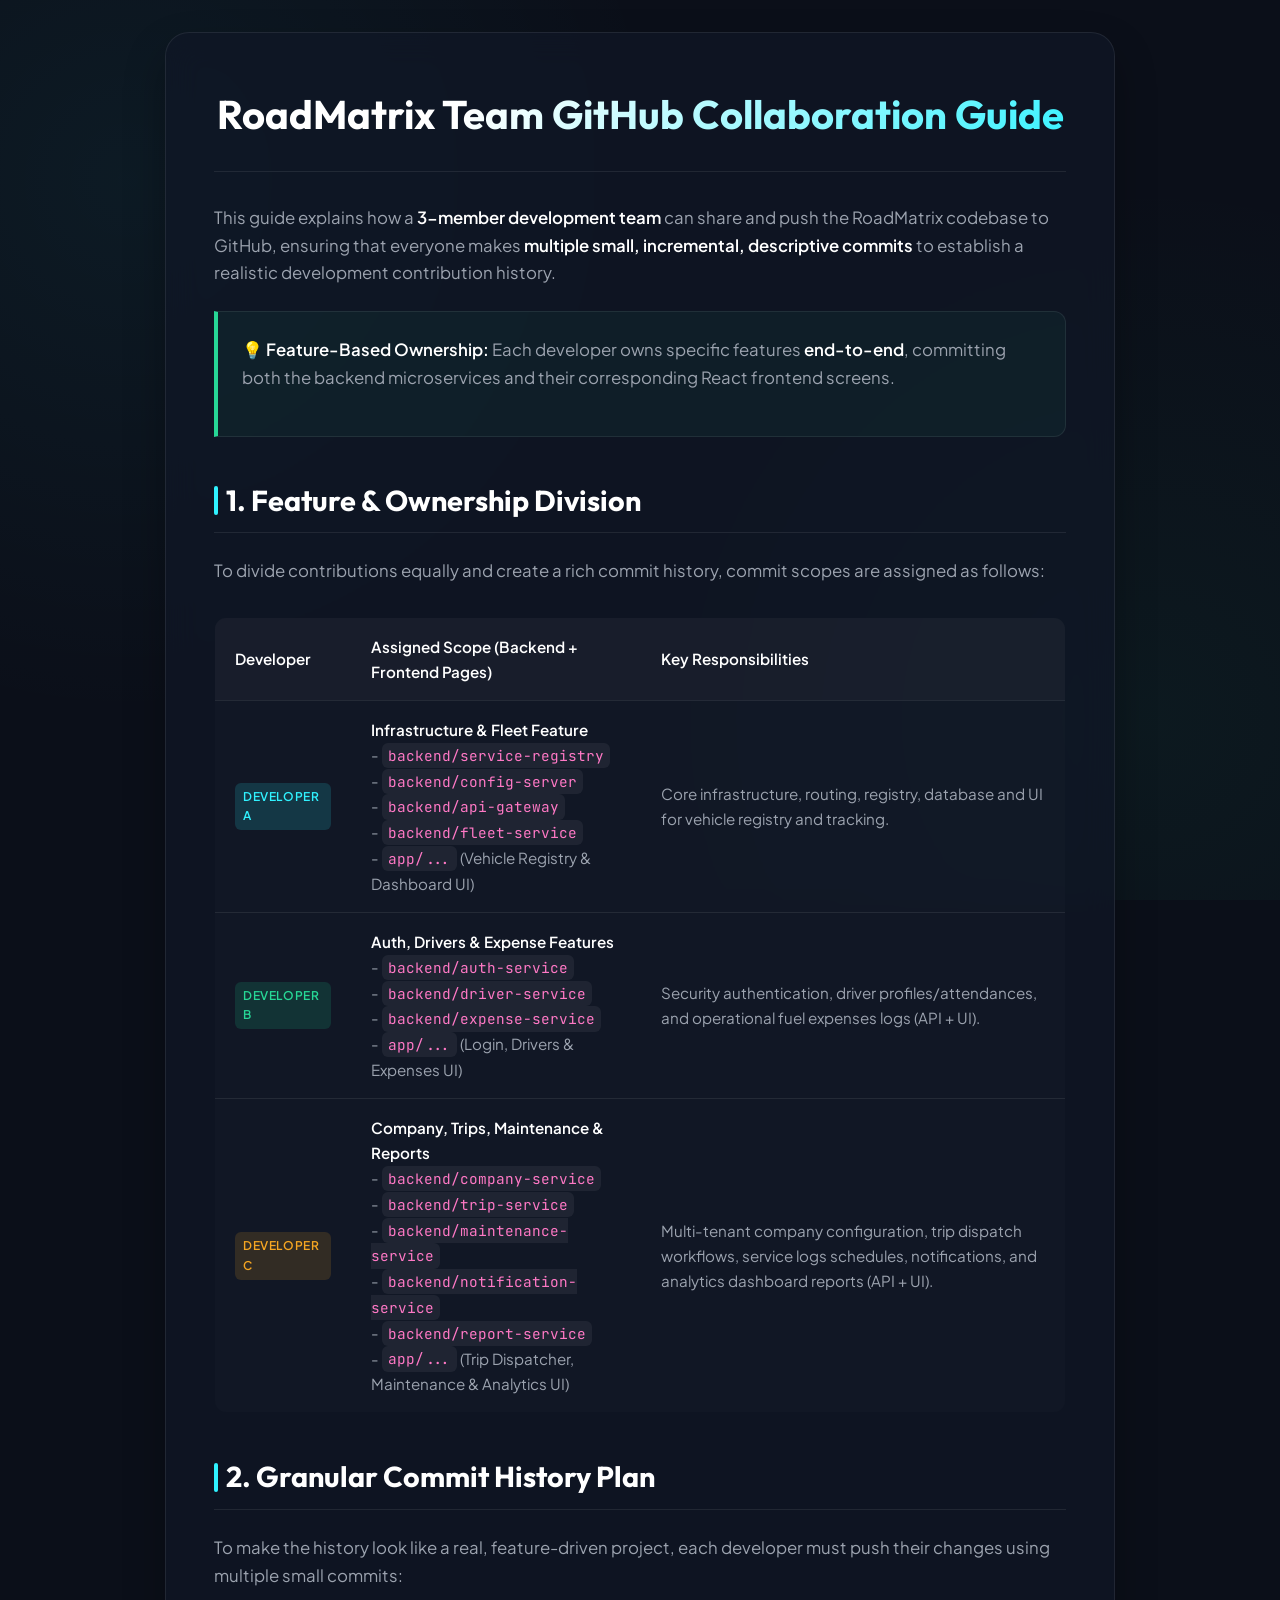
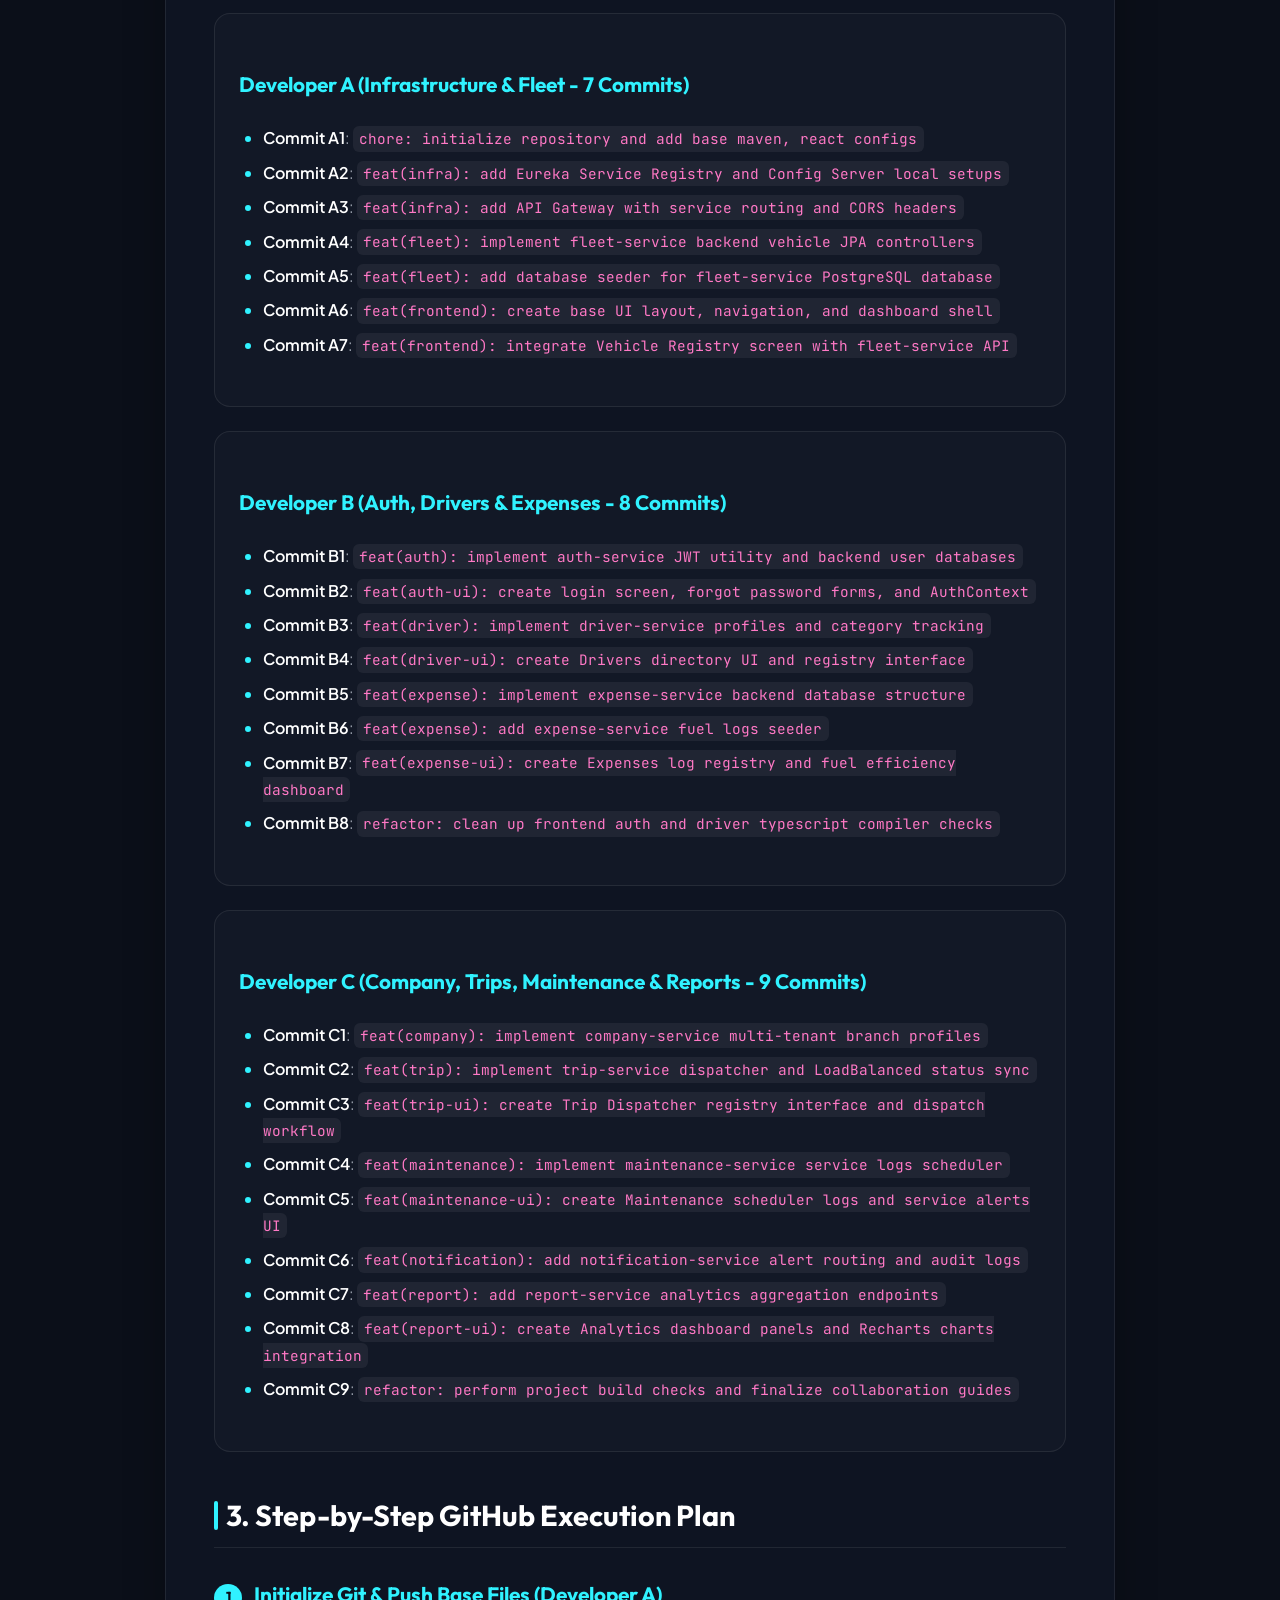
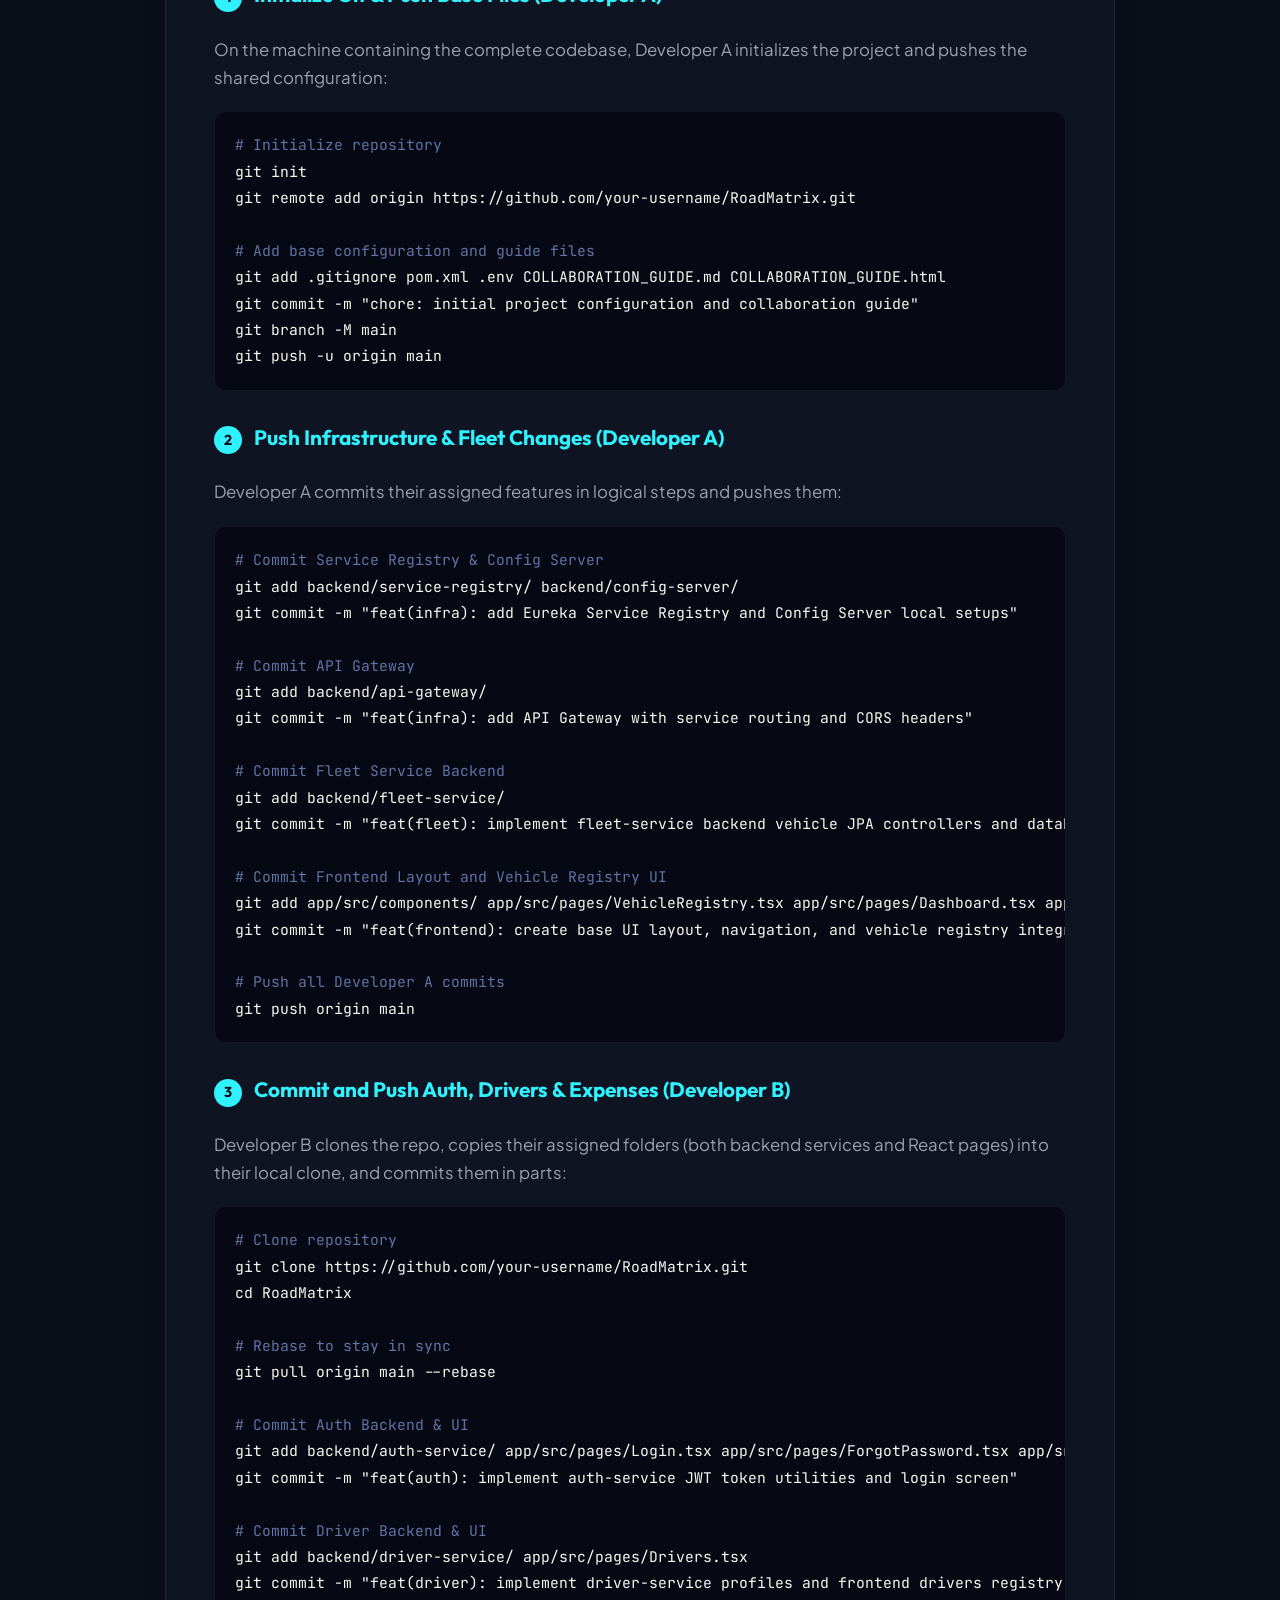
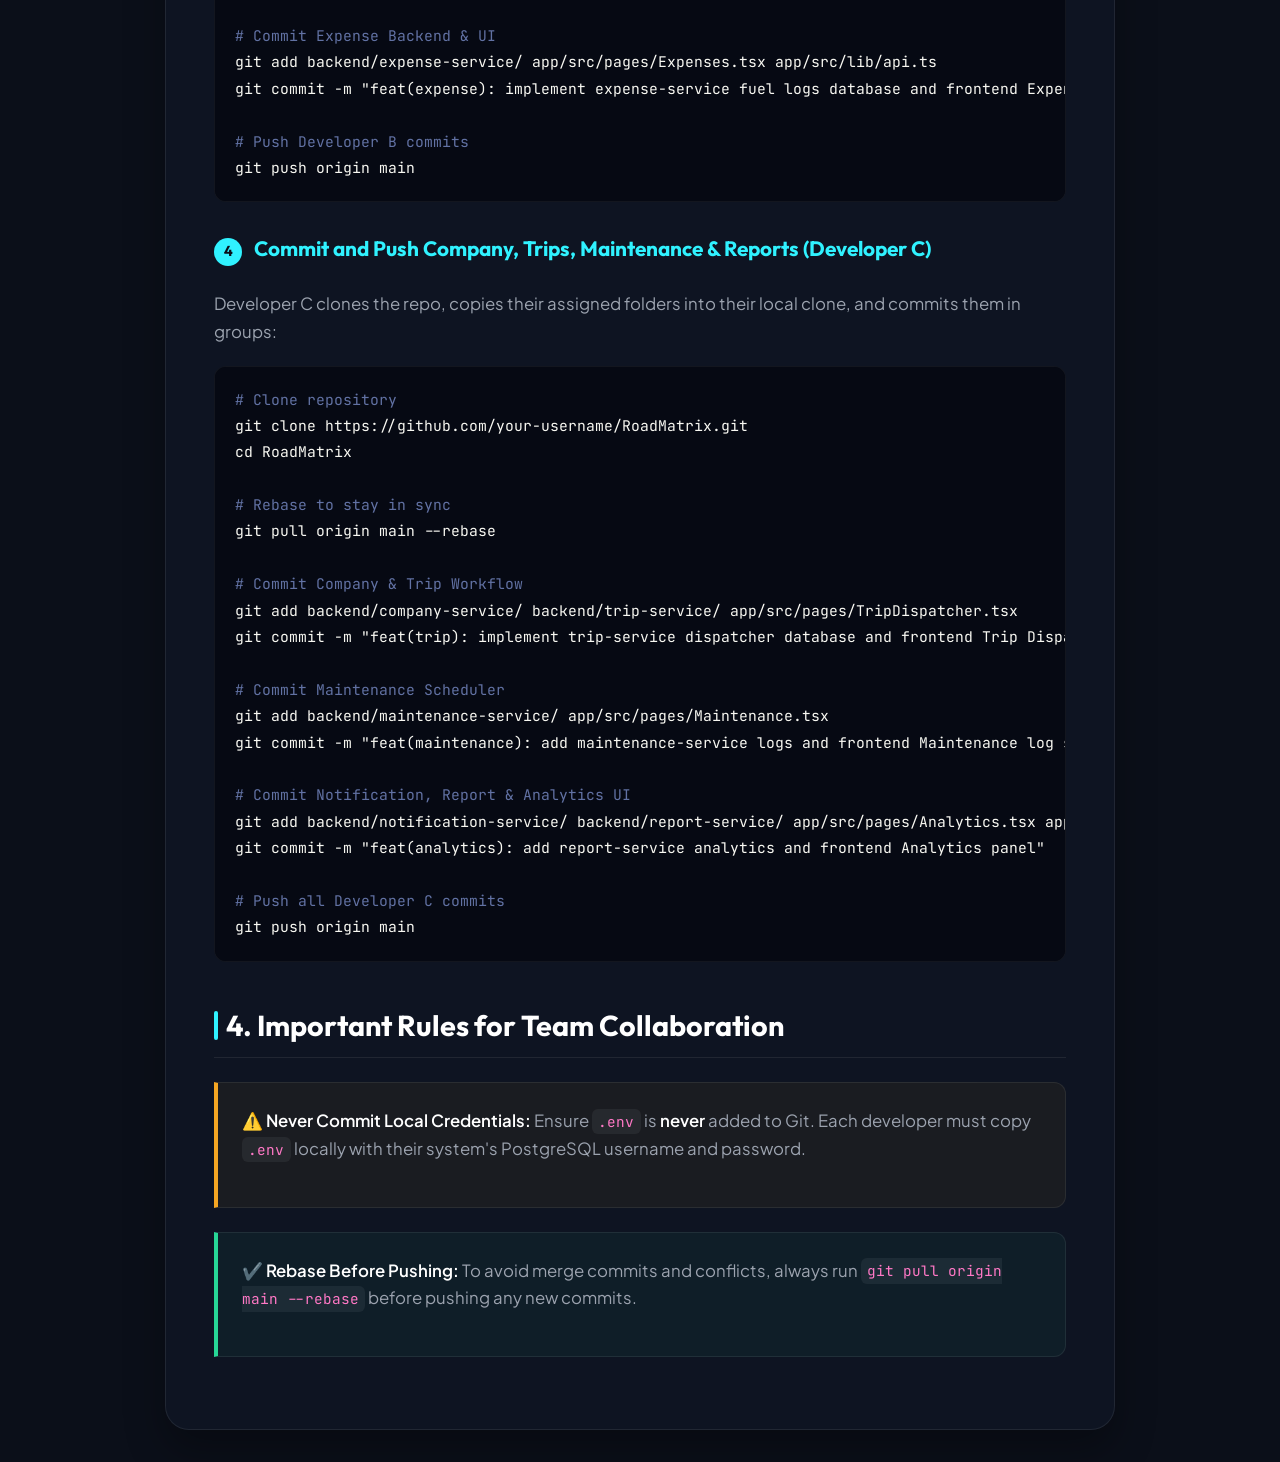
<file: COLLABORATION_GUIDE.html>
<!DOCTYPE html>
<html lang="en">
<head>
  <meta charset="UTF-8">
  <meta name="viewport" content="width=device-width, initial-scale=1.0">
  <title>RoadMatrix Team GitHub Collaboration Guide</title>
  <link rel="preconnect" href="https://fonts.googleapis.com">
  <link rel="preconnect" href="https://fonts.gstatic.com" crossorigin>
  <link href="https://fonts.googleapis.com/css2?family=Outfit:wght@300;400;500;600;700&family=Plus+Jakarta+Sans:wght@300;400;500;600;700&family=JetBrains+Mono:wght@400;500;600&display=swap" rel="stylesheet">
  <style>
    :root {
      --bg-color: #0b0f19;
      --card-bg: rgba(17, 24, 39, 0.7);
      --text-main: #f3f4f6;
      --text-muted: #9ca3af;
      --accent: #30f2ff;
      --accent-hover: #00d4e6;
      --border-color: rgba(255, 255, 255, 0.08);
      --success: #27d796;
      --warning: #f5a623;
    }

    * {
      box-sizing: border-box;
      margin: 0;
      padding: 0;
    }

    body {
      font-family: 'Plus Jakarta Sans', sans-serif;
      background-color: var(--bg-color);
      color: var(--text-main);
      line-height: 1.65;
      padding: 2rem 1rem;
      background-image: 
        radial-gradient(circle at 10% 20%, rgba(48, 242, 255, 0.05) 0%, transparent 40%),
        radial-gradient(circle at 90% 80%, rgba(39, 215, 150, 0.05) 0%, transparent 40%);
      background-attachment: fixed;
    }

    .container {
      max-width: 950px;
      margin: 0 auto;
      background: var(--card-bg);
      backdrop-filter: blur(16px);
      -webkit-backdrop-filter: blur(16px);
      border: 1px solid var(--border-color);
      border-radius: 24px;
      padding: 3rem;
      box-shadow: 0 20px 40px rgba(0, 0, 0, 0.3);
    }

    h1, h2, h3 {
      font-family: 'Outfit', sans-serif;
      font-weight: 700;
      color: #ffffff;
      margin-bottom: 1.5rem;
    }

    h1 {
      font-size: 2.5rem;
      text-align: center;
      background: linear-gradient(135deg, #ffffff 30%, var(--accent) 100%);
      -webkit-background-clip: text;
      -webkit-text-fill-color: transparent;
      margin-bottom: 2rem;
      border-bottom: 1px solid var(--border-color);
      padding-bottom: 1.5rem;
    }

    h2 {
      font-size: 1.8rem;
      margin-top: 2.5rem;
      padding-bottom: 0.5rem;
      border-bottom: 1px solid var(--border-color);
      display: flex;
      align-items: center;
      gap: 0.5rem;
    }

    h2::before {
      content: '';
      display: inline-block;
      width: 4px;
      height: 1.8rem;
      background: var(--accent);
      border-radius: 2px;
    }

    h3 {
      font-size: 1.3rem;
      margin-top: 1.8rem;
      color: var(--accent);
    }

    p {
      color: var(--text-muted);
      margin-bottom: 1.25rem;
      font-size: 1.05rem;
    }

    strong {
      color: #ffffff;
      font-weight: 600;
    }

    table {
      width: 100%;
      border-collapse: collapse;
      margin: 2rem 0;
      font-size: 0.95rem;
      border-radius: 12px;
      overflow: hidden;
      border: 1px solid var(--border-color);
    }

    th, td {
      padding: 1rem 1.25rem;
      text-align: left;
    }

    th {
      background-color: rgba(255, 255, 255, 0.04);
      color: #ffffff;
      font-weight: 600;
      border-bottom: 1px solid var(--border-color);
    }

    td {
      background-color: rgba(255, 255, 255, 0.01);
      border-bottom: 1px solid var(--border-color);
      color: var(--text-muted);
    }

    tr:last-child td {
      border-bottom: none;
    }

    ul, ol {
      margin-left: 1.5rem;
      margin-bottom: 1.5rem;
      color: var(--text-muted);
    }

    li {
      margin-bottom: 0.5rem;
    }

    li::marker {
      color: var(--accent);
    }

    code {
      font-family: 'JetBrains Mono', monospace;
      background: rgba(255, 255, 255, 0.06);
      padding: 0.2rem 0.4rem;
      border-radius: 6px;
      font-size: 0.9rem;
      color: #ff79c6;
    }

    pre {
      font-family: 'JetBrains Mono', monospace;
      background: #060913;
      padding: 1.25rem;
      border-radius: 12px;
      overflow-x: auto;
      margin: 1.25rem 0;
      border: 1px solid rgba(255, 255, 255, 0.05);
    }

    pre code {
      background: none;
      padding: 0;
      color: #f8f8f2;
      font-size: 0.92rem;
    }

    .keyword { color: #ff79c6; }
    .comment { color: #6272a4; }
    .string { color: #f1fa8c; }
    .number { color: #bd93f9; }

    .card {
      background: rgba(255, 255, 255, 0.02);
      border: 1px solid var(--border-color);
      border-radius: 16px;
      padding: 1.5rem;
      margin: 1.5rem 0;
    }

    .alert {
      border-left: 4px solid var(--warning);
      background: rgba(245, 166, 35, 0.05);
      border-radius: 0 12px 12px 0;
    }

    .alert-success {
      border-left: 4px solid var(--success);
      background: rgba(39, 215, 150, 0.05);
      border-radius: 0 12px 12px 0;
    }

    .badge {
      display: inline-block;
      padding: 0.25rem 0.5rem;
      border-radius: 6px;
      font-size: 0.75rem;
      font-weight: 600;
      text-transform: uppercase;
      letter-spacing: 0.05em;
    }

    .badge-dev-a { background: rgba(48, 242, 255, 0.15); color: var(--accent); }
    .badge-dev-b { background: rgba(39, 215, 150, 0.15); color: var(--success); }
    .badge-dev-c { background: rgba(245, 166, 35, 0.15); color: var(--warning); }

    .step-number {
      background: var(--accent);
      color: var(--bg-color);
      width: 28px;
      height: 28px;
      display: inline-flex;
      align-items: center;
      justify-content: center;
      border-radius: 50%;
      font-weight: bold;
      font-size: 0.9rem;
      margin-right: 0.5rem;
    }

    @media (max-width: 768px) {
      .container {
        padding: 1.5rem;
      }
      h1 {
        font-size: 2rem;
      }
      pre {
        padding: 1rem;
      }
    }
  </style>
</head>
<body>

  <div class="container">
    <h1>RoadMatrix Team GitHub Collaboration Guide</h1>
    <p>This guide explains how a <strong>3-member development team</strong> can share and push the RoadMatrix codebase to GitHub, ensuring that everyone makes <strong>multiple small, incremental, descriptive commits</strong> to establish a realistic development contribution history.</p>

    <div class="card alert alert-success">
      <p>💡 <strong>Feature-Based Ownership:</strong> Each developer owns specific features <strong>end-to-end</strong>, committing both the backend microservices and their corresponding React frontend screens.</p>
    </div>

    <h2>1. Feature & Ownership Division</h2>
    <p>To divide contributions equally and create a rich commit history, commit scopes are assigned as follows:</p>

    <table>
      <thead>
        <tr>
          <th>Developer</th>
          <th>Assigned Scope (Backend + Frontend Pages)</th>
          <th>Key Responsibilities</th>
        </tr>
      </thead>
      <tbody>
        <tr>
          <td><span class="badge badge-dev-a">Developer A</span></td>
          <td>
            <strong>Infrastructure & Fleet Feature</strong><br>
            - <code>backend/service-registry</code><br>
            - <code>backend/config-server</code><br>
            - <code>backend/api-gateway</code><br>
            - <code>backend/fleet-service</code><br>
            - <code>app/...</code> (Vehicle Registry & Dashboard UI)
          </td>
          <td>Core infrastructure, routing, registry, database and UI for vehicle registry and tracking.</td>
        </tr>
        <tr>
          <td><span class="badge badge-dev-b">Developer B</span></td>
          <td>
            <strong>Auth, Drivers & Expense Features</strong><br>
            - <code>backend/auth-service</code><br>
            - <code>backend/driver-service</code><br>
            - <code>backend/expense-service</code><br>
            - <code>app/...</code> (Login, Drivers & Expenses UI)
          </td>
          <td>Security authentication, driver profiles/attendances, and operational fuel expenses logs (API + UI).</td>
        </tr>
        <tr>
          <td><span class="badge badge-dev-c">Developer C</span></td>
          <td>
            <strong>Company, Trips, Maintenance & Reports</strong><br>
            - <code>backend/company-service</code><br>
            - <code>backend/trip-service</code><br>
            - <code>backend/maintenance-service</code><br>
            - <code>backend/notification-service</code><br>
            - <code>backend/report-service</code><br>
            - <code>app/...</code> (Trip Dispatcher, Maintenance & Analytics UI)
          </td>
          <td>Multi-tenant company configuration, trip dispatch workflows, service logs schedules, notifications, and analytics dashboard reports (API + UI).</td>
        </tr>
      </tbody>
    </table>

    <h2>2. Granular Commit History Plan</h2>
    <p>To make the history look like a real, feature-driven project, each developer must push their changes using multiple small commits:</p>

    <div class="card">
      <h3>Developer A (Infrastructure & Fleet - 7 Commits)</h3>
      <ul>
        <li><strong>Commit A1</strong>: <code>chore: initialize repository and add base maven, react configs</code></li>
        <li><strong>Commit A2</strong>: <code>feat(infra): add Eureka Service Registry and Config Server local setups</code></li>
        <li><strong>Commit A3</strong>: <code>feat(infra): add API Gateway with service routing and CORS headers</code></li>
        <li><strong>Commit A4</strong>: <code>feat(fleet): implement fleet-service backend vehicle JPA controllers</code></li>
        <li><strong>Commit A5</strong>: <code>feat(fleet): add database seeder for fleet-service PostgreSQL database</code></li>
        <li><strong>Commit A6</strong>: <code>feat(frontend): create base UI layout, navigation, and dashboard shell</code></li>
        <li><strong>Commit A7</strong>: <code>feat(frontend): integrate Vehicle Registry screen with fleet-service API</code></li>
      </ul>
    </div>

    <div class="card">
      <h3>Developer B (Auth, Drivers & Expenses - 8 Commits)</h3>
      <ul>
        <li><strong>Commit B1</strong>: <code>feat(auth): implement auth-service JWT utility and backend user databases</code></li>
        <li><strong>Commit B2</strong>: <code>feat(auth-ui): create login screen, forgot password forms, and AuthContext</code></li>
        <li><strong>Commit B3</strong>: <code>feat(driver): implement driver-service profiles and category tracking</code></li>
        <li><strong>Commit B4</strong>: <code>feat(driver-ui): create Drivers directory UI and registry interface</code></li>
        <li><strong>Commit B5</strong>: <code>feat(expense): implement expense-service backend database structure</code></li>
        <li><strong>Commit B6</strong>: <code>feat(expense): add expense-service fuel logs seeder</code></li>
        <li><strong>Commit B7</strong>: <code>feat(expense-ui): create Expenses log registry and fuel efficiency dashboard</code></li>
        <li><strong>Commit B8</strong>: <code>refactor: clean up frontend auth and driver typescript compiler checks</code></li>
      </ul>
    </div>

    <div class="card">
      <h3>Developer C (Company, Trips, Maintenance & Reports - 9 Commits)</h3>
      <ul>
        <li><strong>Commit C1</strong>: <code>feat(company): implement company-service multi-tenant branch profiles</code></li>
        <li><strong>Commit C2</strong>: <code>feat(trip): implement trip-service dispatcher and LoadBalanced status sync</code></li>
        <li><strong>Commit C3</strong>: <code>feat(trip-ui): create Trip Dispatcher registry interface and dispatch workflow</code></li>
        <li><strong>Commit C4</strong>: <code>feat(maintenance): implement maintenance-service service logs scheduler</code></li>
        <li><strong>Commit C5</strong>: <code>feat(maintenance-ui): create Maintenance scheduler logs and service alerts UI</code></li>
        <li><strong>Commit C6</strong>: <code>feat(notification): add notification-service alert routing and audit logs</code></li>
        <li><strong>Commit C7</strong>: <code>feat(report): add report-service analytics aggregation endpoints</code></li>
        <li><strong>Commit C8</strong>: <code>feat(report-ui): create Analytics dashboard panels and Recharts charts integration</code></li>
        <li><strong>Commit C9</strong>: <code>refactor: perform project build checks and finalize collaboration guides</code></li>
      </ul>
    </div>

    <h2>3. Step-by-Step GitHub Execution Plan</h2>

    <h3><span class="step-number">1</span> Initialize Git & Push Base Files (Developer A)</h3>
    <p>On the machine containing the complete codebase, Developer A initializes the project and pushes the shared configuration:</p>
    <pre><code><span class="comment"># Initialize repository</span>
git init
git remote add origin https://github.com/your-username/RoadMatrix.git

<span class="comment"># Add base configuration and guide files</span>
git add .gitignore pom.xml .env COLLABORATION_GUIDE.md COLLABORATION_GUIDE.html
git commit -m "chore: initial project configuration and collaboration guide"
git branch -M main
git push -u origin main</code></pre>

    <h3><span class="step-number">2</span> Push Infrastructure & Fleet Changes (Developer A)</h3>
    <p>Developer A commits their assigned features in logical steps and pushes them:</p>
    <pre><code><span class="comment"># Commit Service Registry & Config Server</span>
git add backend/service-registry/ backend/config-server/
git commit -m "feat(infra): add Eureka Service Registry and Config Server local setups"

<span class="comment"># Commit API Gateway</span>
git add backend/api-gateway/
git commit -m "feat(infra): add API Gateway with service routing and CORS headers"

<span class="comment"># Commit Fleet Service Backend</span>
git add backend/fleet-service/
git commit -m "feat(fleet): implement fleet-service backend vehicle JPA controllers and database seeder"

<span class="comment"># Commit Frontend Layout and Vehicle Registry UI</span>
git add app/src/components/ app/src/pages/VehicleRegistry.tsx app/src/pages/Dashboard.tsx app/package.json app/tsconfig.json app/vite.config.ts app/index.html app/postcss.config.js app/tailwind.config.js
git commit -m "feat(frontend): create base UI layout, navigation, and vehicle registry integration"

<span class="comment"># Push all Developer A commits</span>
git push origin main</code></pre>

    <h3><span class="step-number">3</span> Commit and Push Auth, Drivers & Expenses (Developer B)</h3>
    <p>Developer B clones the repo, copies their assigned folders (both backend services and React pages) into their local clone, and commits them in parts:</p>
    <pre><code><span class="comment"># Clone repository</span>
git clone https://github.com/your-username/RoadMatrix.git
cd RoadMatrix

<span class="comment"># Rebase to stay in sync</span>
git pull origin main --rebase

<span class="comment"># Commit Auth Backend & UI</span>
git add backend/auth-service/ app/src/pages/Login.tsx app/src/pages/ForgotPassword.tsx app/src/pages/ResetPassword.tsx app/src/context/
git commit -m "feat(auth): implement auth-service JWT token utilities and login screen"

<span class="comment"># Commit Driver Backend & UI</span>
git add backend/driver-service/ app/src/pages/Drivers.tsx
git commit -m "feat(driver): implement driver-service profiles and frontend drivers registry"

<span class="comment"># Commit Expense Backend & UI</span>
git add backend/expense-service/ app/src/pages/Expenses.tsx app/src/lib/api.ts
git commit -m "feat(expense): implement expense-service fuel logs database and frontend Expenses screen"

<span class="comment"># Push Developer B commits</span>
git push origin main</code></pre>

    <h3><span class="step-number">4</span> Commit and Push Company, Trips, Maintenance & Reports (Developer C)</h3>
    <p>Developer C clones the repo, copies their assigned folders into their local clone, and commits them in groups:</p>
    <pre><code><span class="comment"># Clone repository</span>
git clone https://github.com/your-username/RoadMatrix.git
cd RoadMatrix

<span class="comment"># Rebase to stay in sync</span>
git pull origin main --rebase

<span class="comment"># Commit Company & Trip Workflow</span>
git add backend/company-service/ backend/trip-service/ app/src/pages/TripDispatcher.tsx
git commit -m "feat(trip): implement trip-service dispatcher database and frontend Trip Dispatcher"

<span class="comment"># Commit Maintenance Scheduler</span>
git add backend/maintenance-service/ app/src/pages/Maintenance.tsx
git commit -m "feat(maintenance): add maintenance-service logs and frontend Maintenance log schedule"

<span class="comment"># Commit Notification, Report & Analytics UI</span>
git add backend/notification-service/ backend/report-service/ app/src/pages/Analytics.tsx app/src/pages/Settings.tsx
git commit -m "feat(analytics): add report-service analytics and frontend Analytics panel"

<span class="comment"># Push all Developer C commits</span>
git push origin main</code></pre>

    <h2>4. Important Rules for Team Collaboration</h2>
    <div class="card alert">
      <p>⚠️ <strong>Never Commit Local Credentials:</strong> Ensure <code>.env</code> is <strong>never</strong> added to Git. Each developer must copy <code>.env</code> locally with their system's PostgreSQL username and password.</p>
    </div>
    <div class="card alert alert-success">
      <p>✔️ <strong>Rebase Before Pushing:</strong> To avoid merge commits and conflicts, always run <code>git pull origin main --rebase</code> before pushing any new commits.</p>
    </div>
  </div>

</body>
</html>
</file>
